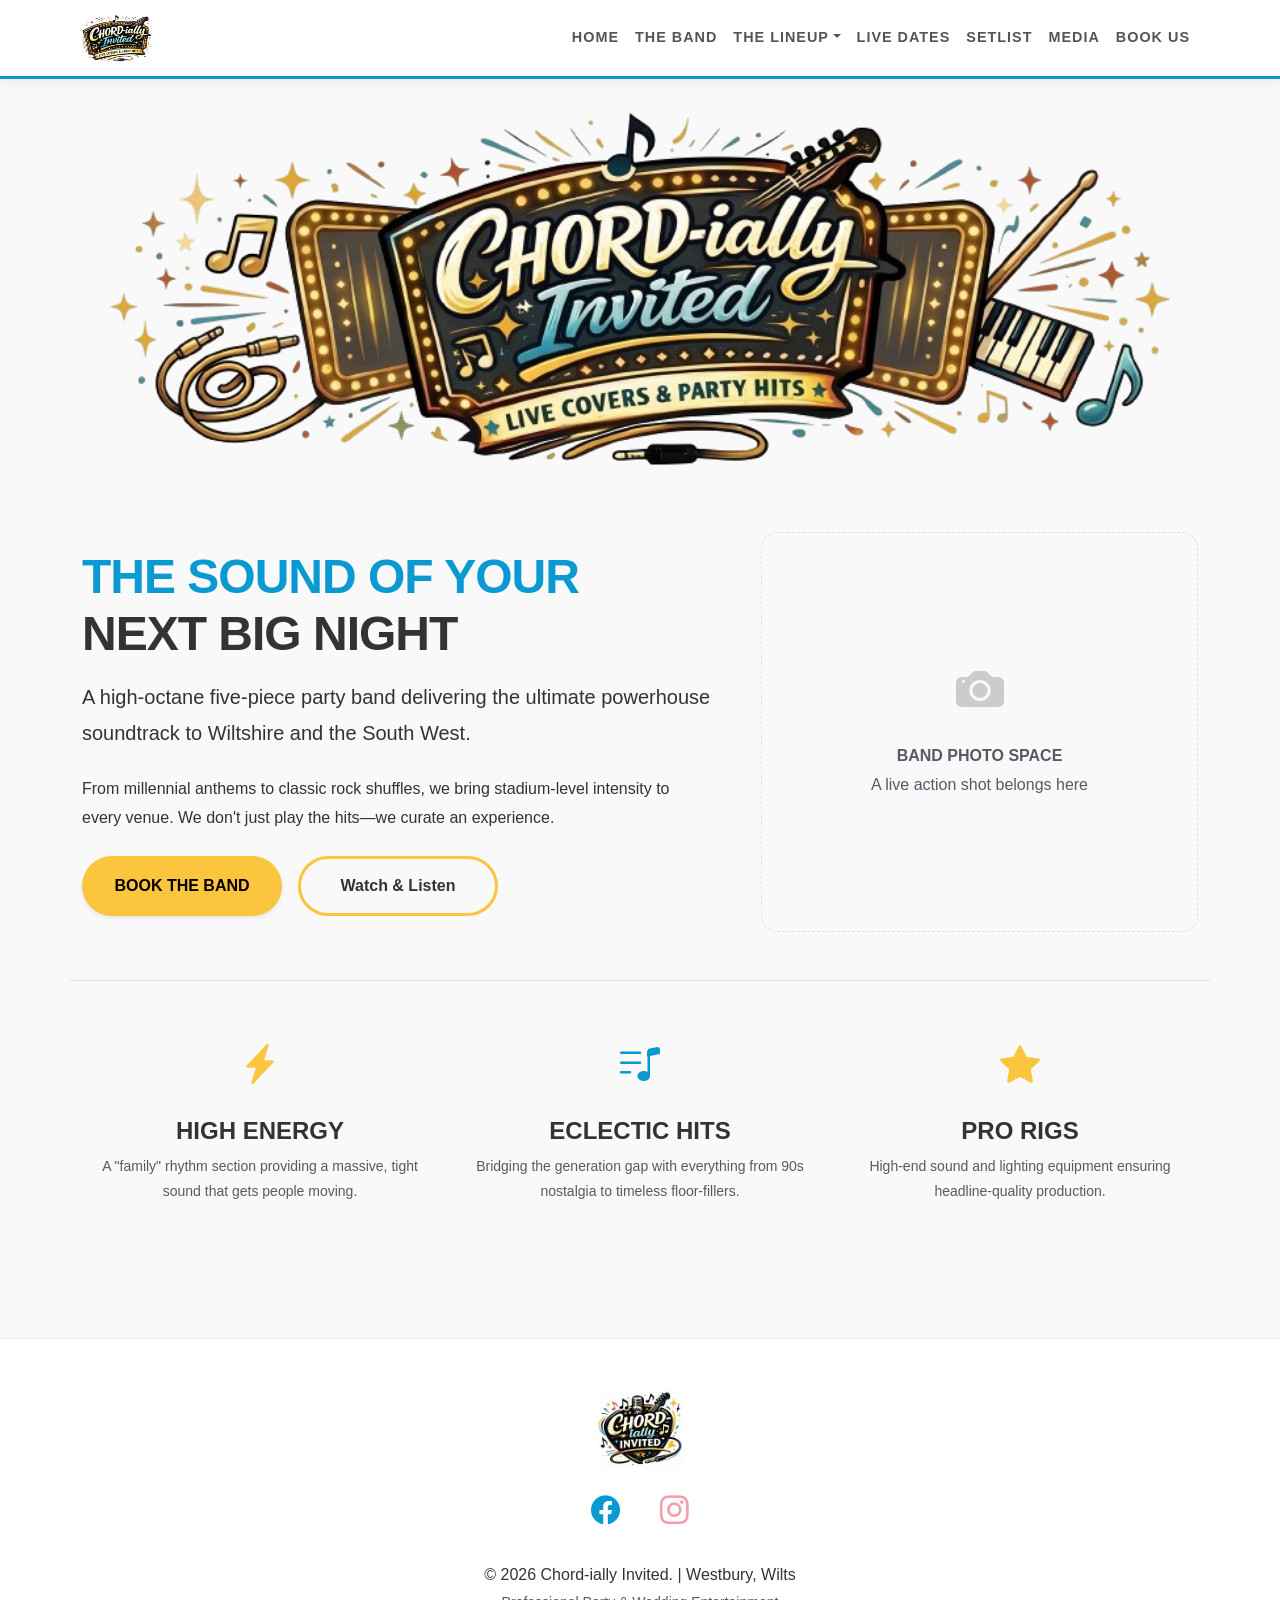
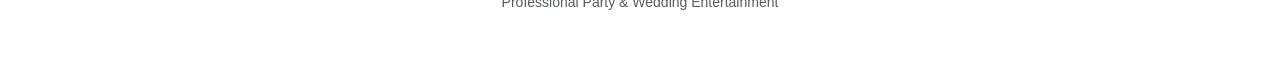
<file: index.html>
<!DOCTYPE html>
<html lang="en">
<head>
    <meta charset="UTF-8">
    <meta name="viewport" content="width=device-width, initial-scale=1.0">
    <title>Chord-ially Invited | Live Covers & Party Hits</title>
    <link href="https://cdn.jsdelivr.net/npm/bootstrap@5.3.0/dist/css/bootstrap.min.css" rel="stylesheet">
    <link rel="stylesheet" href="https://cdn.jsdelivr.net/npm/bootstrap-icons@1.11.1/font/bootstrap-icons.css">
    <link rel="stylesheet" href="styles.css">
        <link rel="icon" type="image/x-icon" href="images/Favicon files/favicon.ico">
<link rel="apple-touch-icon" sizes="180x180" href="images/Favicon files/apple-touch-icon.png">
<link rel="icon" type="image/png" sizes="32x32" href="images/Favicon files/favicon-32x32.png">
<link rel="icon" type="image/png" sizes="16x16" href="images/Favicon files/favicon-16x16.png">
    <style>
        /* Specific alignment for homepage buttons to ensure text is centered */
        .home-cta {
            display: inline-flex;
            align-items: center;
            justify-content: center;
            height: 60px;
            min-width: 200px;
            text-decoration: none;
            font-weight: bold;
            border-radius: 50px;
            transition: transform 0.2s ease;
        }
        .home-cta:hover {
            transform: translateY(-2px);
        }
    </style>
</head>
<body>

<nav class="navbar navbar-expand-lg sticky-top navbar-light">
    <div class="container">
        <a class="navbar-brand" href="index.html">
            <img src="images/logo-banner.png" alt="Chord-ially Invited" height="50">
        </a>
        <button class="navbar-toggler" type="button" data-bs-toggle="collapse" data-bs-target="#navbarNav">
            <span class="navbar-toggler-icon"></span>
        </button>
        <div class="collapse navbar-collapse" id="navbarNav">
            <ul class="navbar-nav ms-auto text-center"> 
                <li class="nav-item"><a class="nav-link" href="index.html">Home</a></li>
                <li class="nav-item"><a class="nav-link" href="about.html">The Band</a></li>
                <li class="nav-item dropdown">
                    <a class="nav-link dropdown-toggle" href="#" id="lineupDropdown" data-bs-toggle="dropdown">The Lineup</a>
                    <ul class="dropdown-menu">
                        <li><a class="dropdown-item" href="vocals.html">Vocals: Em</a></li>
                        <li><a class="dropdown-item" href="lead-guitar.html">Lead Guitar: Ollie</a></li>
                        <li><a class="dropdown-item" href="rhythm-guitar.html">Rhythm Guitar: Craig</a></li>
                        <li><a class="dropdown-item" href="bass.html">Bass: Richard</a></li>
                        <li><a class="dropdown-item" href="drums.html">Drums: Bella</a></li>
                    </ul>
                </li>
                <li class="nav-item"><a class="nav-link" href="gigs.html">Live Dates</a></li>
                <li class="nav-item"><a class="nav-link" href="setlist.html">Setlist</a></li>
                <li class="nav-item"><a class="nav-link" href="media.html">Media</a></li>
                <li class="nav-item"><a class="nav-link" href="contact.html">Book Us</a></li>
            </ul>
        </div>
    </div>
</nav>

<main class="container py-4">
    <div class="row mb-5">
        <div class="col-12">
            <img src="images/Wide-banner-whitebg-removebg-preview.png" alt="Chord-ially Invited" style="width: 100%; height: 381px; object-fit: fill;" class="border-0 p-0 shadow-none">
        </div>
    </div>

    <div class="row align-items-center g-5 mb-5">
        <div class="col-lg-7">
            <h1 class="display-5 fw-bold mb-3" style="color: var(--primary-blue); letter-spacing: -1px;">
                THE SOUND OF YOUR <br><span style="color: #333;">NEXT BIG NIGHT</span>
            </h1>
            <p class="lead mb-4" style="font-weight: 500;">
                A high-octane five-piece party band delivering the ultimate powerhouse soundtrack to Wiltshire and the South West.
            </p>
            <p class="mb-4">
                From millennial anthems to classic rock shuffles, we bring stadium-level intensity to every venue. We don't just play the hits—we curate an experience.
            </p>
            <div class="d-flex flex-wrap gap-3">
                <a href="contact.html" class="cta-btn home-cta shadow-sm">Book The Band</a>
                
                <a href="media.html" class="home-cta" style="border: 3px solid var(--logo-gold); color: #333; background: transparent;">Watch & Listen</a>
            </div>
        </div>
        
        <div class="col-lg-5">
            <div class="rounded-4 overflow-hidden border bg-light d-flex align-items-center justify-content-center" style="min-height: 400px; border-style: dashed !important;">
                <div class="text-center p-4">
                    <i class="bi bi-camera-fill" style="font-size: 3rem; color: #ccc;"></i>
                    <p class="text-muted mt-2"><strong>BAND PHOTO SPACE</strong><br>A live action shot belongs here</p>
                </div>
            </div>
        </div>
    </div>

    <div class="row text-center pt-5 border-top">
        <div class="col-md-4 mb-4">
            <i class="bi bi-lightning-charge-fill" style="font-size: 2.5rem; color: var(--logo-gold);"></i>
            <h4 class="mt-3 fw-bold">HIGH ENERGY</h4>
            <p class="text-muted small">A "family" rhythm section providing a massive, tight sound that gets people moving.</p>
        </div>
        <div class="col-md-4 mb-4">
            <i class="bi bi-music-note-list" style="font-size: 2.5rem; color: var(--primary-blue);"></i>
            <h4 class="mt-3 fw-bold">ECLECTIC HITS</h4>
            <p class="text-muted small">Bridging the generation gap with everything from 90s nostalgia to timeless floor-fillers.</p>
        </div>
        <div class="col-md-4 mb-4">
            <i class="bi bi-star-fill" style="font-size: 2.5rem; color: var(--logo-gold);"></i>
            <h4 class="mt-3 fw-bold">PRO RIGS</h4>
            <p class="text-muted small">High-end sound and lighting equipment ensuring headline-quality production.</p>
        </div>
    </div>
</main>

<footer>
    <div class="container">
        <img src="images/logo-badge.png" alt="Logo" height="80" class="mb-3">
        <div class="mb-4">
            <a href="https://www.facebook.com/profile.php?id=61587509396329" target="_blank" class="mx-3" style="color: var(--primary-blue); font-size: 1.8rem; text-decoration: none;">
                <i class="bi bi-facebook"></i>
            </a>
            <a href="#" class="mx-3" style="color: #E4405F; font-size: 1.8rem; text-decoration: none; opacity: 0.5;" title="Instagram Coming Soon">
                <i class="bi bi-instagram"></i>
            </a>
        </div>
        <p class="mb-0">&copy; 2026 Chord-ially Invited. | Westbury, Wilts</p>
        <p class="small text-muted">Professional Party & Wedding Entertainment</p>
    </div>
</footer>

<script src="https://cdn.jsdelivr.net/npm/bootstrap@5.3.0/dist/js/bootstrap.bundle.min.js"></script>
</body>
</html>
</file>
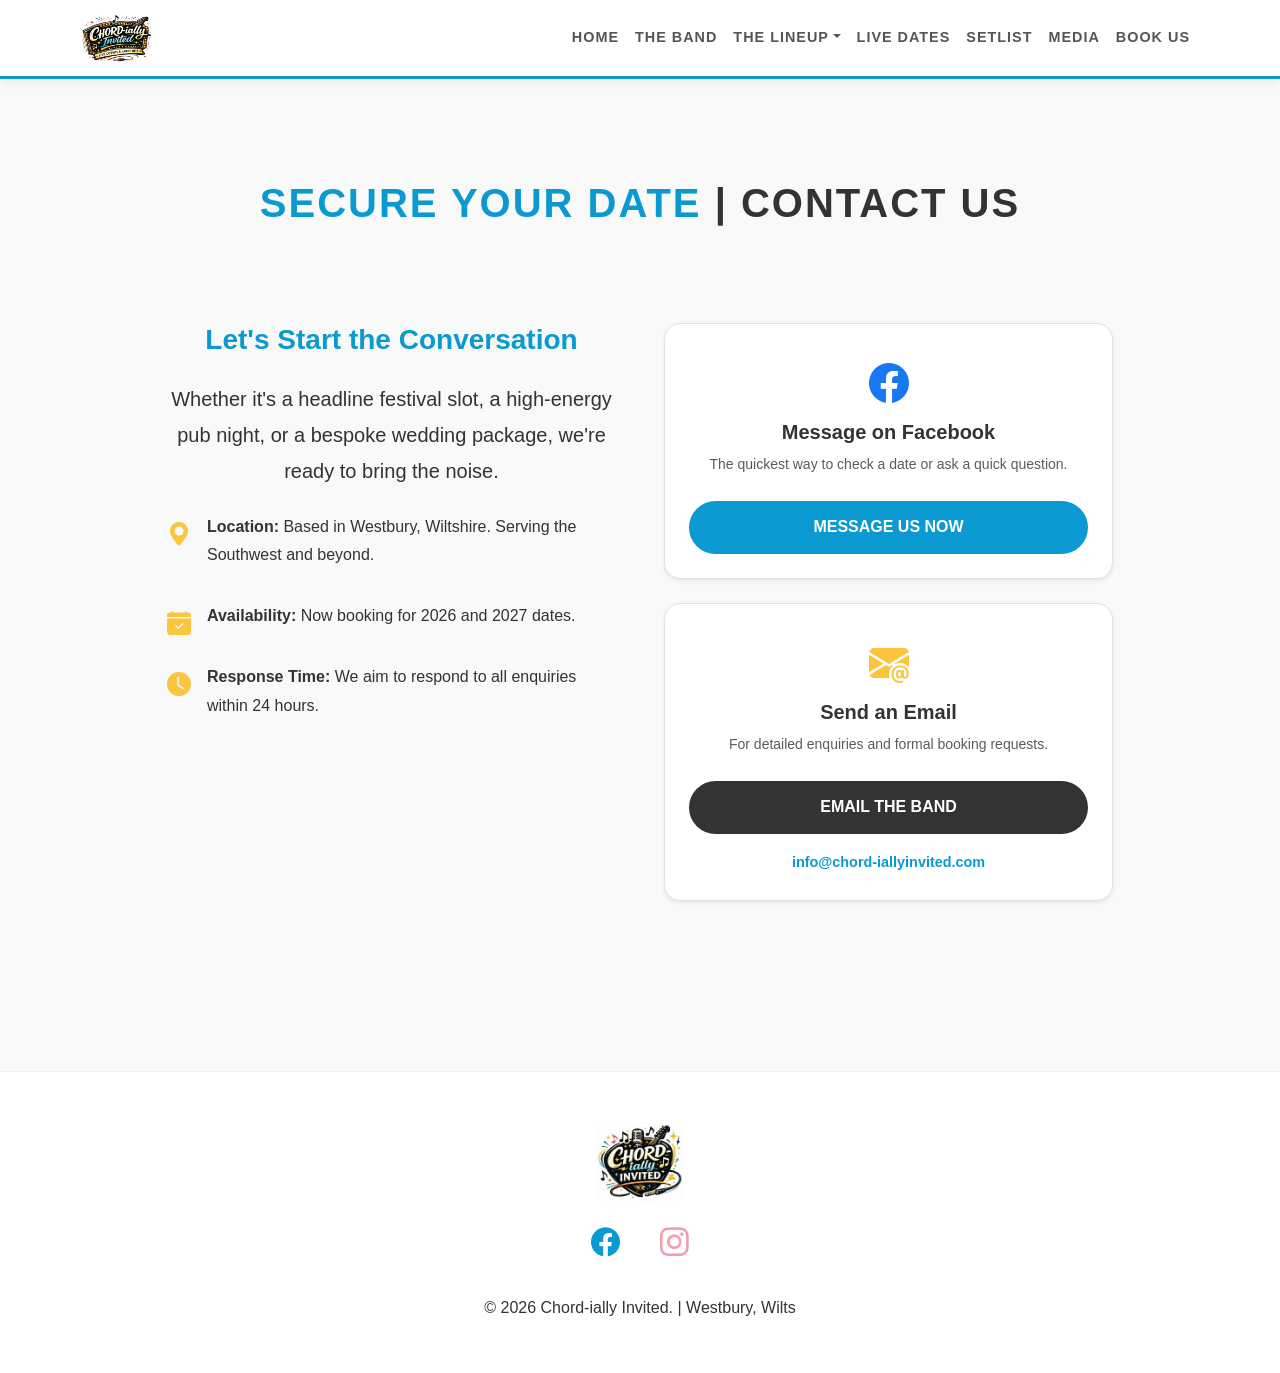
<file: contact.html>
<!DOCTYPE html>
<html lang="en">
<head>
    <meta charset="UTF-8">
    <meta name="viewport" content="width=device-width, initial-scale=1.0">
    <title>Contact & Bookings | Chord-ially Invited</title>
    <link href="https://cdn.jsdelivr.net/npm/bootstrap@5.3.0/dist/css/bootstrap.min.css" rel="stylesheet">
    <link rel="stylesheet" href="https://cdn.jsdelivr.net/npm/bootstrap-icons@1.11.1/font/bootstrap-icons.css">
    <link rel="stylesheet" href="styles.css">
        <link rel="icon" type="image/x-icon" href="images/Favicon files/favicon.ico">
<link rel="apple-touch-icon" sizes="180x180" href="images/Favicon files/apple-touch-icon.png">
<link rel="icon" type="image/png" sizes="32x32" href="images/Favicon files/favicon-32x32.png">
<link rel="icon" type="image/png" sizes="16x16" href="images/Favicon files/favicon-16x16.png">
</head>
<body>

<nav class="navbar navbar-expand-lg sticky-top navbar-light">
    <div class="container">
        <a class="navbar-brand" href="index.html">
            <img src="images/logo-banner.png" alt="Chord-ially Invited" height="50">
        </a>
        <button class="navbar-toggler" type="button" data-bs-toggle="collapse" data-bs-target="#navbarNav">
            <span class="navbar-toggler-icon"></span>
        </button>
        <div class="collapse navbar-collapse" id="navbarNav">
            <ul class="navbar-nav ms-auto text-center"> 
                <li class="nav-item"><a class="nav-link" href="index.html">Home</a></li>
                <li class="nav-item"><a class="nav-link" href="about.html">The Band</a></li>
                <li class="nav-item dropdown">
                    <a class="nav-link dropdown-toggle" href="#" id="lineupDropdown" data-bs-toggle="dropdown">The Lineup</a>
                    <ul class="dropdown-menu">
                        <li><a class="dropdown-item" href="vocals.html">Vocals: Em</a></li>
                        <li><a class="dropdown-item" href="lead-guitar.html">Lead Guitar: Ollie</a></li>
                        <li><a class="dropdown-item" href="rhythm-guitar.html">Rhythm Guitar: Craig</a></li>
                        <li><a class="dropdown-item" href="bass.html">Bass: Richard</a></li>
                        <li><a class="dropdown-item" href="drums.html">Drums: Bella</a></li>
                    </ul>
                </li>
                <li class="nav-item"><a class="nav-link" href="gigs.html">Live Dates</a></li>
                <li class="nav-item"><a class="nav-link" href="setlist.html">Setlist</a></li>
                <li class="nav-item"><a class="nav-link" href="media.html">Media</a></li>
                <li class="nav-item"><a class="nav-link" href="contact.html">Book Us</a></li>
            </ul>
        </div>
    </div>
</nav>

<main class="container hero-section">
    <div class="row">
        <div class="col-lg-10 mx-auto">
            
            <h1 class="page-title text-center mb-5" style="color: var(--primary-blue); font-weight: 800; letter-spacing: 2px;">SECURE YOUR DATE <span style="color: #333;">| CONTACT US</span></h1>

            <div class="row mt-5 g-5">
                <div class="col-md-6">
                    <h3 class="fw-bold mb-4" style="color: var(--primary-blue);">Let's Start the Conversation</h3>
                    <p class="lead">Whether it's a headline festival slot, a high-energy pub night, or a bespoke wedding package, we're ready to bring the noise.</p>
                    
                    <div class="mt-4 text-start">
                        <div class="d-flex mb-3">
                            <i class="bi bi-geo-alt-fill me-3" style="color: var(--logo-gold); font-size: 1.5rem;"></i>
                            <p><strong>Location:</strong> Based in Westbury, Wiltshire. Serving the Southwest and beyond.</p>
                        </div>
                        <div class="d-flex mb-3">
                            <i class="bi bi-calendar-check-fill me-3" style="color: var(--logo-gold); font-size: 1.5rem;"></i>
                            <p><strong>Availability:</strong> Now booking for 2026 and 2027 dates.</p>
                        </div>
                        <div class="d-flex mb-3">
                            <i class="bi bi-clock-fill me-3" style="color: var(--logo-gold); font-size: 1.5rem;"></i>
                            <p><strong>Response Time:</strong> We aim to respond to all enquiries within 24 hours.</p>
                        </div>
                    </div>
                </div>

                <div class="col-md-6">
                    <div class="p-4 rounded-4 shadow-sm border mb-4 bg-white text-center">
                        <i class="bi bi-facebook mb-3" style="font-size: 2.5rem; color: #1877F2;"></i>
                        <h5 class="fw-bold">Message on Facebook</h5>
                        <p class="small text-muted mb-4">The quickest way to check a date or ask a quick question.</p>
                        
                        <a href="https://www.facebook.com/messages/t/61587509396329" 
                           target="_blank" 
                           class="cta-btn d-block text-center w-100 border-0" 
                           style="background-color: var(--primary-blue); color: white; text-decoration: none;">
                           Message Us Now
                        </a>
                    </div>

                    <div class="p-4 rounded-4 shadow-sm border bg-white text-center">
                        <i class="bi bi-envelope-at-fill mb-3" style="font-size: 2.5rem; color: var(--logo-gold);"></i>
                        <h5 class="fw-bold">Send an Email</h5>
                        <p class="small text-muted mb-4">For detailed enquiries and formal booking requests.</p>
                        
                        <a href="mailto:info@chord-iallyinvited.com" 
                           class="cta-btn d-block text-center w-100 border-0" 
                           style="background-color: #333; color: white; text-decoration: none;">
                           Email The Band
                        </a>
                        <p class="fw-bold mt-3 mb-0" style="color: var(--primary-blue); font-size: 0.9rem;">info@chord-iallyinvited.com</p>
                    </div>
                </div>
            </div>
        </div>
    </div>
</main>

<footer>
    <div class="container">
        <img src="images/logo-badge.png" alt="Logo" height="80" class="mb-3">
        <div class="mb-4">
            <a href="https://www.facebook.com/profile.php?id=61587509396329" target="_blank" class="mx-3" style="color: var(--primary-blue); font-size: 1.8rem; text-decoration: none;">
                <i class="bi bi-facebook"></i>
            </a>
            <a href="#" class="mx-3" style="color: #E4405F; font-size: 1.8rem; text-decoration: none; opacity: 0.5;" title="Instagram Coming Soon">
                <i class="bi bi-instagram"></i>
            </a>
        </div>
        <p class="mb-0">&copy; 2026 Chord-ially Invited. | Westbury, Wilts</p>
    </div>
</footer>

<script src="https://cdn.jsdelivr.net/npm/bootstrap@5.3.0/dist/js/bootstrap.bundle.min.js"></script>
</body>
</html>
</file>
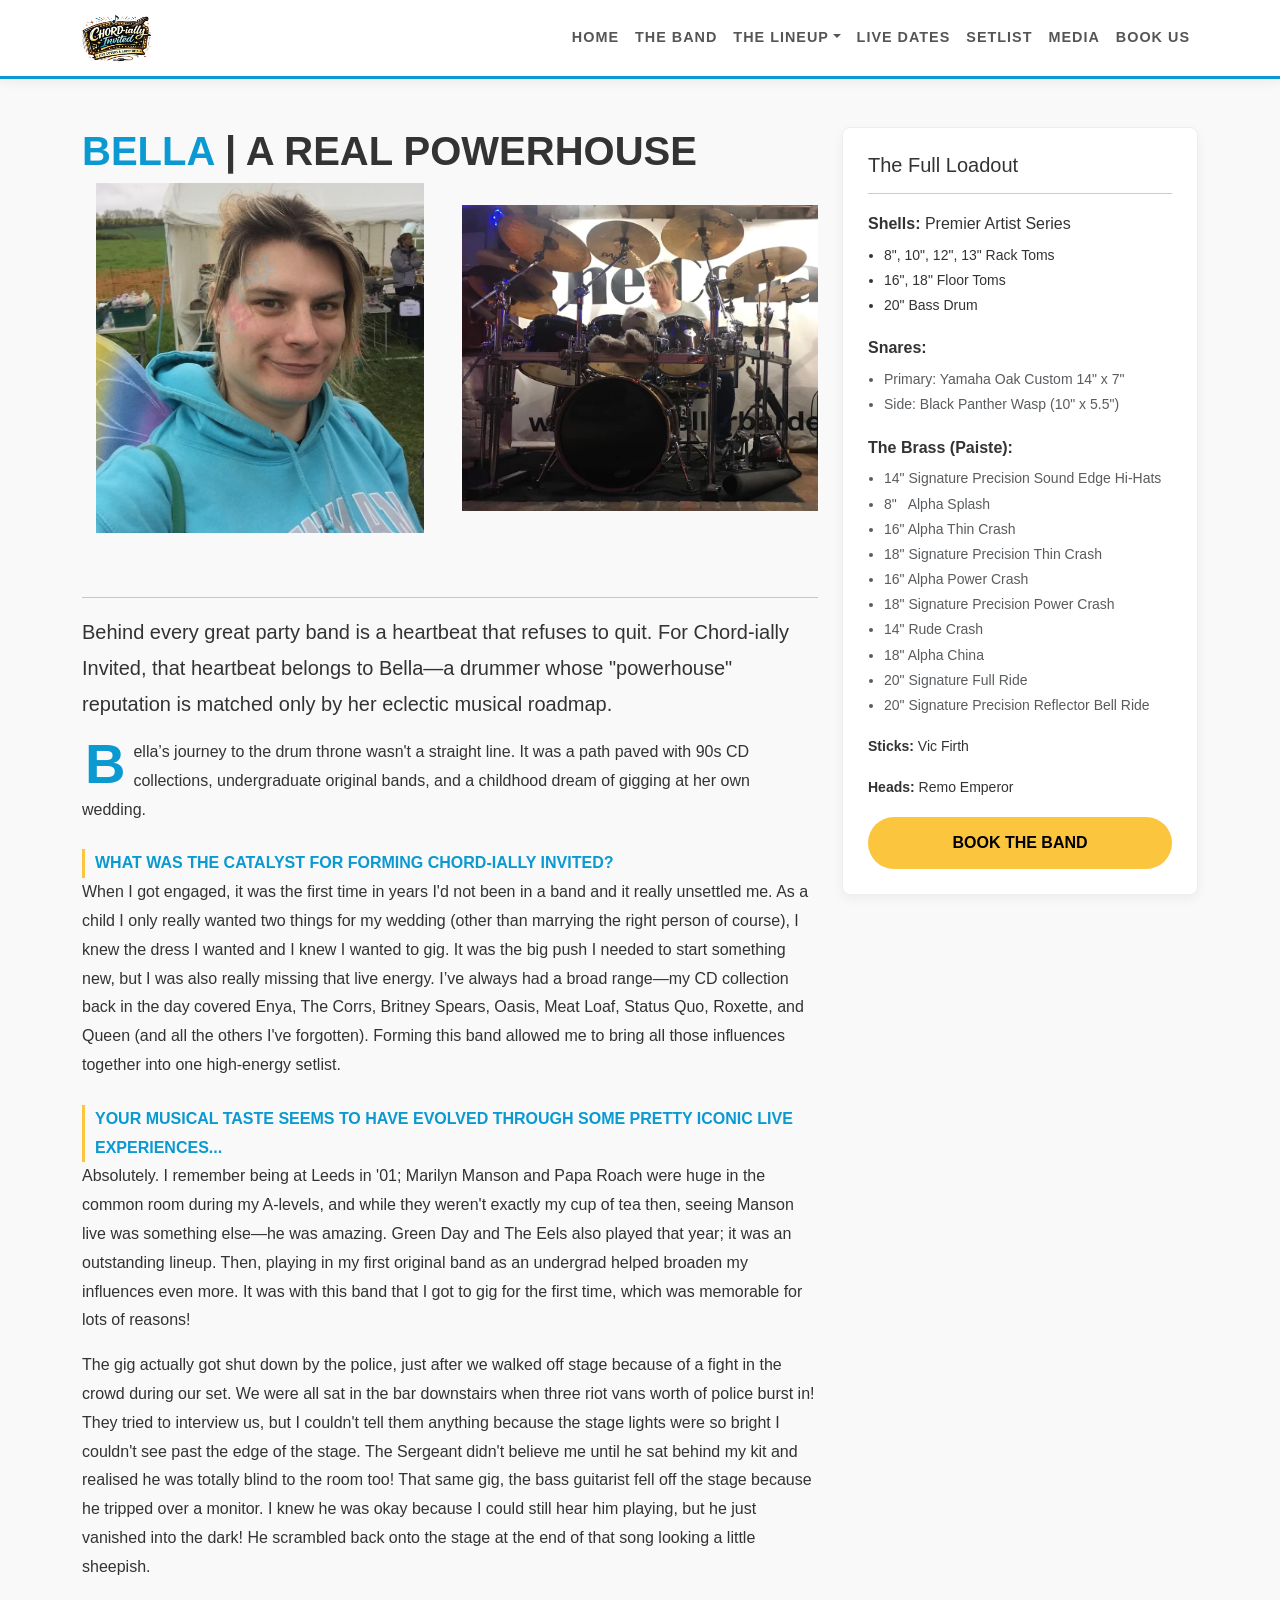
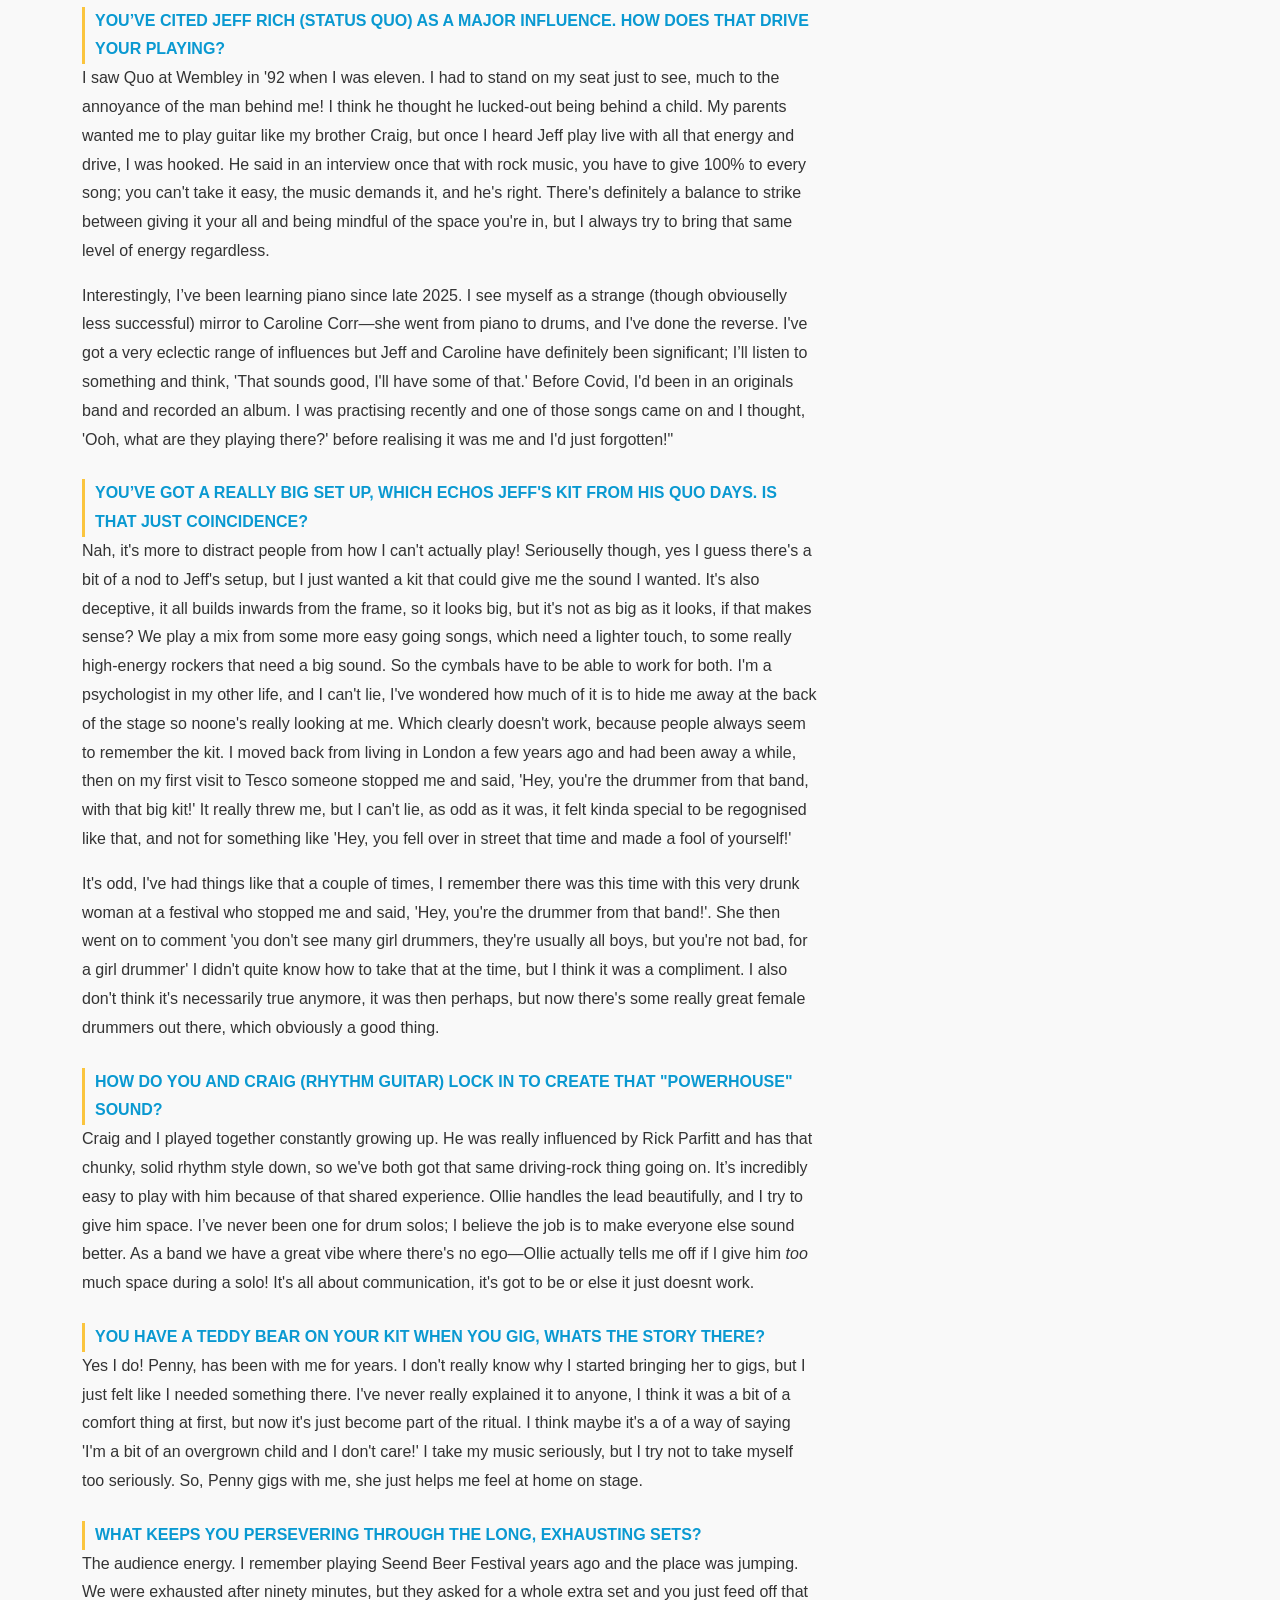
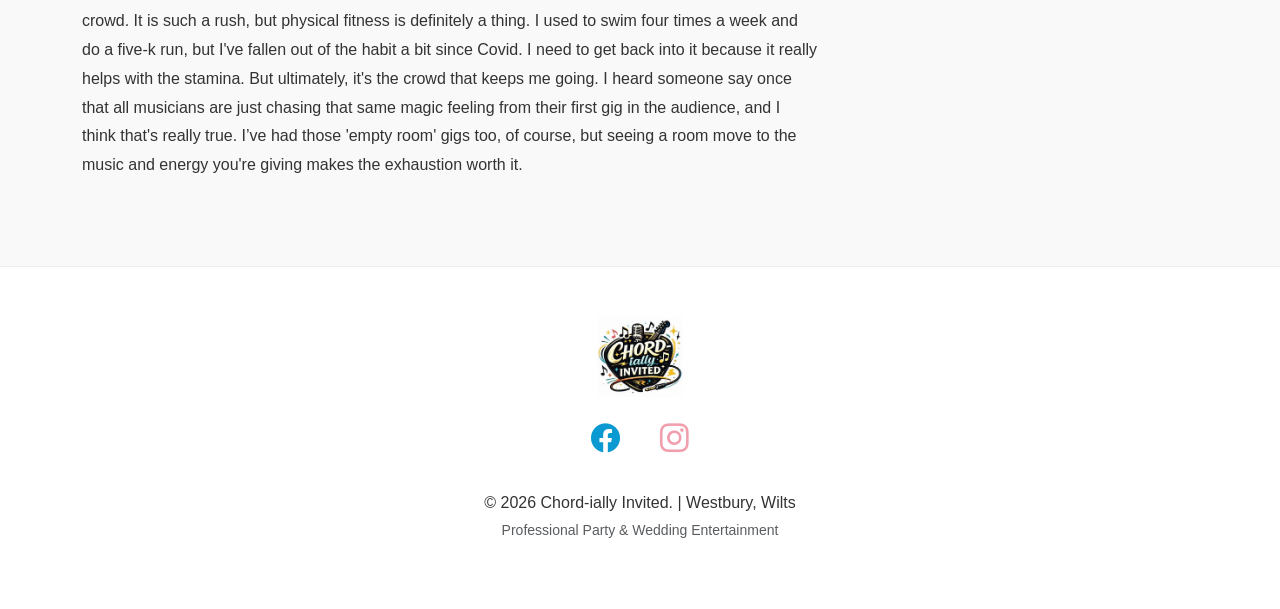
<file: drums.html>
<!DOCTYPE html>
<html lang="en">
<head>
    <meta charset="UTF-8">
    <meta name="viewport" content="width=device-width, initial-scale=1.0">
    <title>The Lineup | Chord-ially Invited</title>
    <link href="https://cdn.jsdelivr.net/npm/bootstrap@5.3.0/dist/css/bootstrap.min.css" rel="stylesheet">
    <link rel="stylesheet" href="https://cdn.jsdelivr.net/npm/bootstrap-icons@1.11.1/font/bootstrap-icons.css">
    <link rel="stylesheet" href="styles.css">
        <link rel="icon" type="image/x-icon" href="images/Favicon files/favicon.ico">
<link rel="apple-touch-icon" sizes="180x180" href="images/Favicon files/apple-touch-icon.png">
<link rel="icon" type="image/png" sizes="32x32" href="images/Favicon files/favicon-32x32.png">
<link rel="icon" type="image/png" sizes="16x16" href="images/Favicon files/favicon-16x16.png">
</head>
<body>

<nav class="navbar navbar-expand-lg sticky-top navbar-light">
    <div class="container">
        <a class="navbar-brand" href="index.html">
            <img src="images/logo-banner.png" alt="Chord-ially Invited" height="50">
        </a>
        <button class="navbar-toggler" type="button" data-bs-toggle="collapse" data-bs-target="#navbarNav">
            <span class="navbar-toggler-icon"></span>
        </button>
        <div class="collapse navbar-collapse" id="navbarNav">
            <ul class="navbar-nav ms-auto text-center">
                <li class="nav-item"><a class="nav-link" href="index.html">Home</a></li>
                <li class="nav-item"><a class="nav-link" href="about.html">The Band</a></li>
                <li class="nav-item dropdown">
                    <a class="nav-link dropdown-toggle" href="#" id="lineupDropdown" data-bs-toggle="dropdown">The Lineup</a>
                    <ul class="dropdown-menu">
                        <li><a class="dropdown-item" href="vocals.html">Vocals: Em</a></li>
                        <li><a class="dropdown-item" href="lead-guitar.html">Lead Guitar: Ollie</a></li>
                        <li><a class="dropdown-item" href="rhythm-guitar.html">Rhythm Guitar: Craig</a></li>
                        <li><a class="dropdown-item" href="bass.html">Bass: Richard</a></li>
                        <li><a class="dropdown-item" href="drums.html">Drums: Bella</a></li>
                    </ul>
                </li>
                <li class="nav-item"><a class="nav-link" href="gigs.html">Live Dates</a></li>
                <li class="nav-item"><a class="nav-link" href="setlist.html">Setlist</a></li>
                <li class="nav-item"><a class="nav-link" href="media.html">Media</a></li>
                <li class="nav-item"><a class="nav-link" href="contact.html">Book Us</a></li>
            </ul>
        </div>
    </div>
</nav>

<main class="container mt-5">
    <div class="row">
        <div class="col-lg-8">
            <div class="page-header">
                <h1 class="page-title" style="color: var(--primary-blue); font-weight: 800;">
    BELLA <span style="color: #333;">| A REAL POWERHOUSE</span>
</h1>
                
            </div>

        <div class="row mb-5">
    <div class="col-md-6 mb-3">
        <div class="blur-container">
            <img src="images/bella/bella-wings.jpg" class="main-img" alt="Bella Wings">
        </div>
    </div>
    <div class="col-md-6 mb-3">
        <div class="blur-container">
            <img src="images/bella/bella-gig.jpg" class="main-img" alt="Bella Live">
        </div>
    </div>
</div>

            <hr>

            <p class="lead">
                <strong>Behind every great party band is a heartbeat that refuses to quit. 
                For Chord-ially Invited, that heartbeat belongs to Bella—a drummer 
                whose "powerhouse" reputation is matched only by her eclectic musical roadmap.</strong>
            </p>

            <p><span class="dropcap">B</span>ella’s journey to the drum throne wasn't a straight line. It was a path paved with 90s CD collections, undergraduate original bands, and a childhood dream of gigging at her own wedding.</p>

            <span class="interview-q">What was the catalyst for forming Chord-ially Invited?</span>
            <p>When I got engaged, it was the first time in years I'd not been in a band and it really unsettled me. As a child I only really wanted two things for my wedding (other than marrying the right person of course), I knew the dress I wanted and I knew I wanted to gig. It was the big push I needed to start something new, but I was also really missing that live energy. I’ve always had a broad range—my CD collection back in the day covered Enya, The Corrs, Britney Spears, Oasis, Meat Loaf, Status Quo, Roxette, and Queen (and all the others I've forgotten). Forming this band allowed me to bring all those influences together into one high-energy setlist.</p>

            <span class="interview-q">Your musical taste seems to have evolved through some pretty iconic live experiences...</span>
            <p>Absolutely. I remember being at Leeds in '01; Marilyn Manson and Papa Roach were huge in the common room during my A-levels, and while they weren't exactly my cup of tea then, seeing Manson live was something else—he was amazing. Green Day and The Eels also played that year; it was an outstanding lineup. Then, playing in my first original band as an undergrad helped broaden my influences even more. It was with this band that I got to gig for the first time, which was memorable for lots of reasons!</p>
            <p>The gig actually got shut down by the police, just after we walked off stage because of a fight in the 
                crowd during our set. We were all sat in the bar downstairs when three riot vans worth of police burst in! 
                They tried to interview us, but I couldn't tell them anything because the stage lights were so bright I 
                couldn't see past the edge of the stage. The Sergeant didn't believe me until he sat behind my kit and 
                realised he was totally blind to the room too! That same gig, the bass guitarist fell off the stage 
                because he tripped over a monitor. I knew he was okay because I could still hear him playing, 
                but he just vanished into the dark! He scrambled back onto the stage at the end of that song looking a little
            sheepish.</p>

            <span class="interview-q">You’ve cited Jeff Rich (Status Quo) as a major influence. How does that drive your playing?</span>
            <p>I saw Quo at Wembley in '92 when I was eleven. I had to stand on my seat just to see, much to the annoyance 
                of the man behind me! I think he thought he lucked-out being behind a child. My parents wanted me to play 
                guitar like my brother Craig, but once I heard Jeff play live with all that energy and drive, I was hooked. 
                He said in an interview once that with rock music, you have to give 100% to every song; you can't take it 
                easy, the music demands it, and he's right. There's definitely a balance to strike between giving it your all and being 
                mindful of the space you're in, but I always try to bring that same level of energy regardless.</p>
            <p>Interestingly, I’ve been learning piano since late 2025. I see myself as a strange (though obviouselly less 
                successful) mirror to Caroline Corr—she went from piano to drums, and I've done the reverse. I've got a very 
                eclectic range of influences but Jeff and Caroline have definitely been significant; I’ll listen to something 
                and think, 'That sounds good, I'll have some of that.' Before Covid, I'd been in an originals band and recorded
                 an album. I was practising recently and one of those songs came on and I thought, 'Ooh, what are they playing 
                 there?' before realising it was me and I'd just forgotten!"</p>

                  <span class="interview-q">You’ve got a really big set up, which echos Jeff's kit from his Quo days. Is that 
                    just coincidence?</span>
            <p>Nah, it's more to distract people from how I can't actually play! Seriouselly though, yes I guess there's a 
                bit of a nod to Jeff's setup, but I just wanted a kit that could give me the sound I wanted. It's also
                deceptive, it all builds inwards from the frame, so it looks big, but it's not as big as it looks, if that makes
                sense? We play a
                mix from some more easy going songs, which need a lighter touch, to some really high-energy rockers that need
                 a big sound. So the cymbals have to be able to work for both. I'm a psychologist in my other life, and I can't
                lie, I've wondered how much of it is to hide me away at the back of the stage so noone's really looking at me.
                Which clearly doesn't work, because people always seem to remember the kit. I moved back from living in London a few
                years ago and had been away a while, then on my first visit to Tesco someone stopped me and said, 'Hey, you're the 
                drummer from that band, with that big kit!' It really threw me, but I can't lie, as odd as it was, it
                felt kinda special to be regognised like that, and not for something like 'Hey, you fell over in street that
                time and made a fool of yourself!' 
                <p> It's odd, I've had things like that a couple of times, I remember there was this time with this very drunk
                    woman at a festival who stopped me and said, 'Hey, you're the drummer from that band!'. She then went on to comment
                    'you don't see many girl drummers, they're usually all boys, but you're not bad, for a girl drummer' I didn't quite
                    know how to take that at the time, but I think it was a compliment. I also don't think it's necessarily true anymore,
                    it was then perhaps, but now there's some really great female drummers out there, which 
                    obviously a good thing.</p>

            <span class="interview-q">How do you and Craig (Rhythm Guitar) lock in to create that "Powerhouse" sound?</span>
            <p>Craig and I played together constantly growing up. He was really influenced by Rick Parfitt and has that 
                chunky, solid rhythm style down, so we've both got that same driving-rock thing going on. It’s incredibly 
                easy to play with him because of that shared experience. Ollie handles the lead beautifully, and I try to 
                give him space. I’ve never been one for drum solos; I believe the job is to make everyone else sound better. 
                As a band we have a great vibe where there's no ego—Ollie actually tells me off if I give him <i>too</i> 
                much space during a solo! It's all about communication, it's got to be or else it just doesnt work.</p>

            <span class="interview-q">You have a teddy bear on your kit when you gig, whats the story there?</span>
            <p>Yes I do! Penny, has been with me for years. I don't really know why I started bringing her to gigs, 
                but I just felt like I needed something there. I've never really explained it to anyone, I think it was a 
                bit of a comfort thing at first, but now it's just become part of the ritual. I think maybe it's a of a way 
                of saying 'I'm a bit of an overgrown child and I don't care!' I take my music seriously, but I try not to 
                take myself too seriously. So, Penny gigs with me, she just helps me feel at home on stage.</p>

            <span class="interview-q">What keeps you persevering through the long, exhausting sets?</span>
            <p>The audience energy. I remember playing Seend Beer Festival years ago and the place was jumping. We were 
                exhausted after ninety minutes, but they asked for a whole extra set and you just feed off that crowd. It 
                is such a rush, but physical fitness is definitely a thing. I used to swim four times a week and do a five-k 
                run, but I've fallen out of the habit a bit since Covid. I need to get back into it because it really helps with
                 the stamina. But ultimately, it's the crowd that keeps me going. I heard someone say once that all musicians 
                 are just chasing that same magic feeling from their first gig in the audience, and I think that's really true.
                  I’ve had those 'empty room' gigs too, of course, but seeing a room move to the music and energy you're 
                  giving makes the exhaustion worth it.</p>
        </div>

        <div class="col-lg-4">
            <div class="rig-box">
                <h5>The Full Loadout</h5>
                <hr>
                <p class="mb-1"><strong>Shells:</strong> Premier Artist Series</p>
                <ul class="ps-3 small">
                    <li>8", 10", 12", 13" Rack Toms</li>
                    <li>16", 18" Floor Toms</li>
                    <li>20" Bass Drum</li>
                </ul>
                <p class="mb-1"><strong>Snares:</strong></p>
                <ul class="ps-3 small text-muted">
                    <li>Primary: Yamaha Oak Custom 14" x 7"</li>
                    <li>Side: Black Panther Wasp (10" x 5.5")</li>
                </ul>
                <p class="mb-1"><strong>The Brass (Paiste):</strong></p>
                <ul class="ps-3 small text-muted">
                    <li>14" Signature Precision Sound Edge Hi-Hats</li>
                    <li>8" &nbsp; Alpha Splash</li>
                    <li>16" Alpha Thin Crash</li>
                    <li>18" Signature Precision Thin Crash</li>
                    <li>16" Alpha Power Crash</li>
                    <li>18" Signature Precision Power Crash</li>
                    <li>14" Rude Crash</li>
                    <li>18" Alpha China</li>
                    <li>20" Signature Full Ride</li>
                    <li>20" Signature Precision Reflector Bell Ride</li>
                </ul>
                <p class="mt-3 small"><strong>Sticks:</strong> Vic Firth</p>
                <p class="small"><strong>Heads:</strong> Remo Emperor</p>
                <a href="contact.html" class="cta-btn d-block text-center mt-3">Book The Band</a>
            </div>
        </div>
    </div>
</main>

<footer>
    <div class="container">
        <img src="images/logo-badge.png" alt="Logo" height="80" class="mb-3">
        <div class="mb-4">
            <a href="https://www.facebook.com/profile.php?id=61587509396329" target="_blank" class="mx-3" style="color: var(--primary-blue); font-size: 1.8rem; text-decoration: none;">
                <i class="bi bi-facebook"></i>
            </a>
            <a href="#" class="mx-3" style="color: #E4405F; font-size: 1.8rem; text-decoration: none; opacity: 0.5;">
                <i class="bi bi-instagram"></i>
            </a>
        </div>
        <p class="mb-0">&copy; 2026 Chord-ially Invited. | Westbury, Wilts</p>
        <p class="small text-muted">Professional Party & Wedding Entertainment</p>
    </div>
</footer>

<script src="https://cdn.jsdelivr.net/npm/bootstrap@5.3.0/dist/js/bootstrap.bundle.min.js"></script>
</body>
</html>
</file>
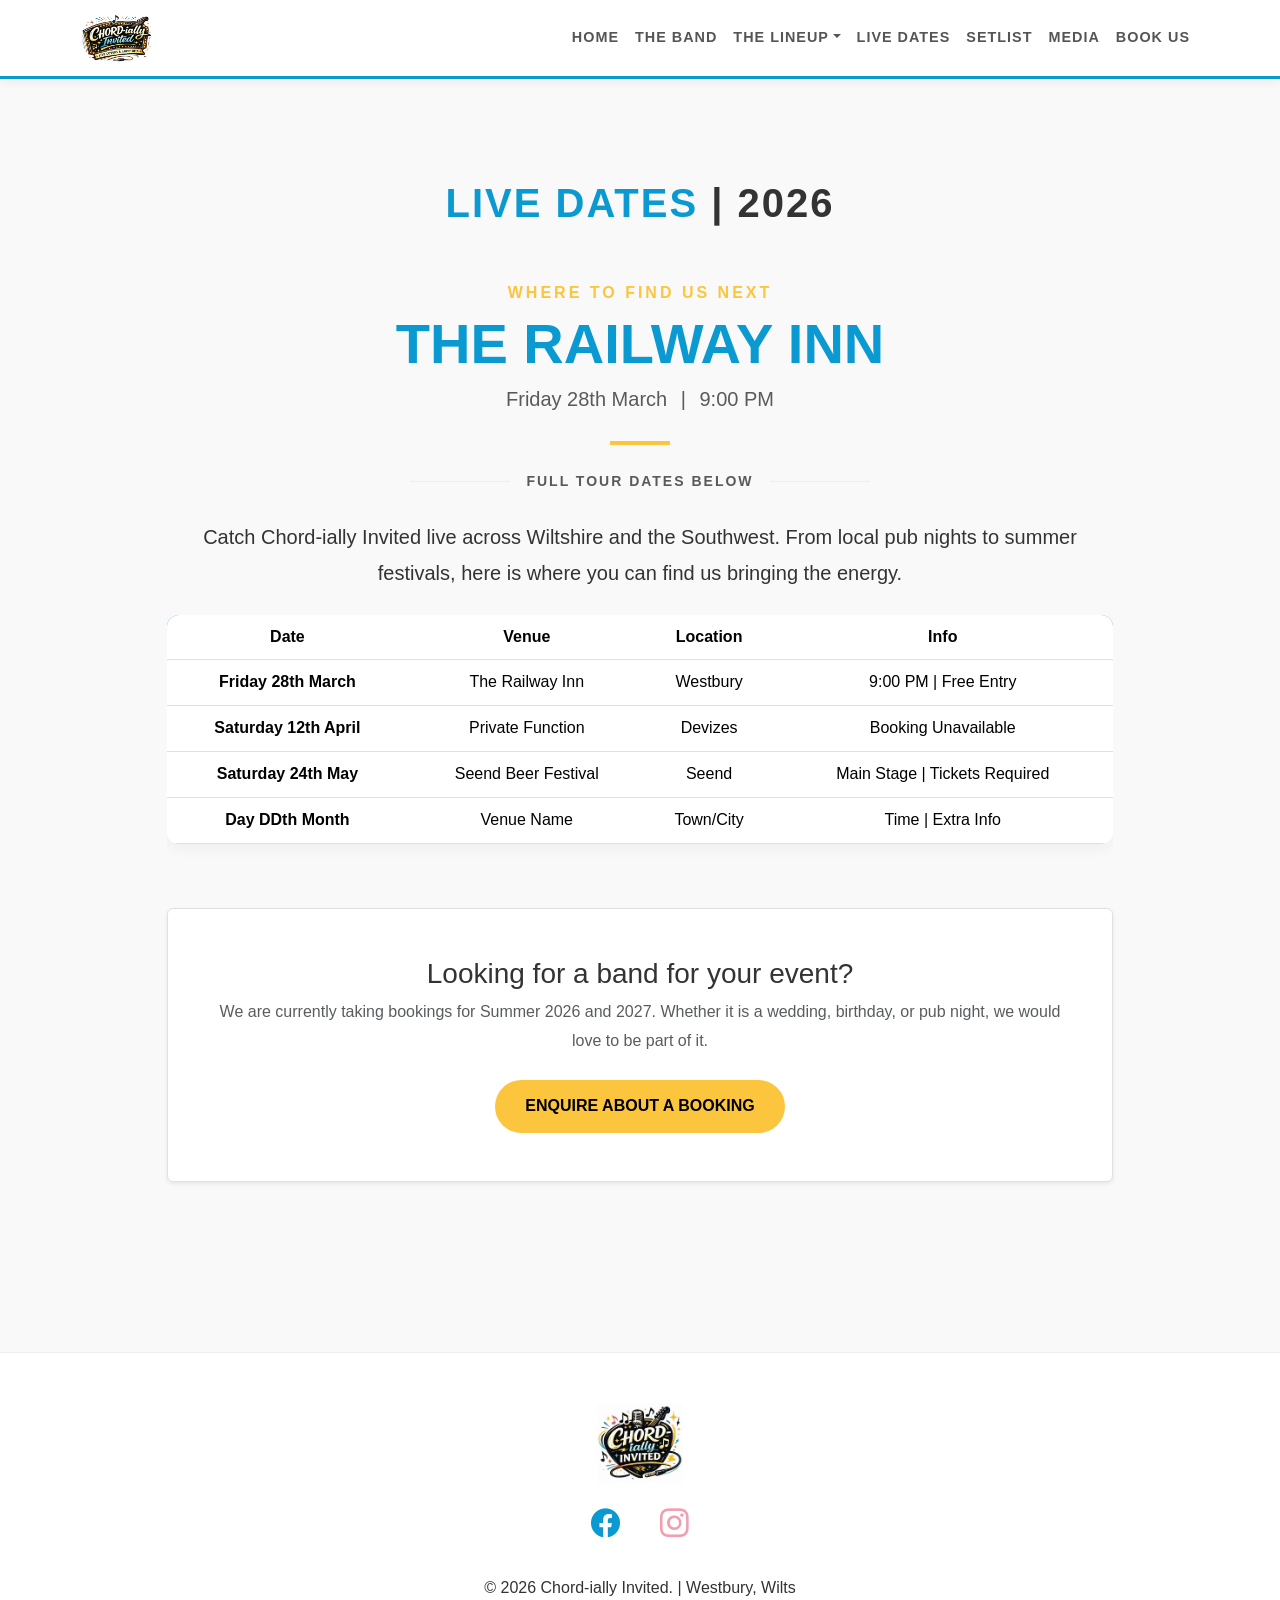
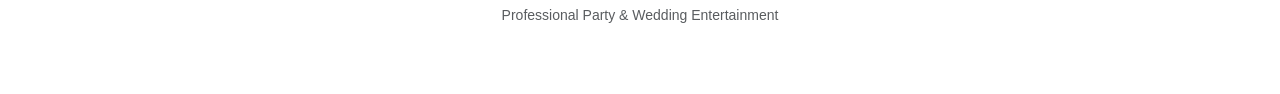
<file: gigs.html>
<!DOCTYPE html>
<html lang="en">
<head>
    <meta charset="UTF-8">
    <meta name="viewport" content="width=device-width, initial-scale=1.0">
    <title>Gigs | Chord-ially Invited</title>
    <link href="https://cdn.jsdelivr.net/npm/bootstrap@5.3.0/dist/css/bootstrap.min.css" rel="stylesheet">
    <link rel="stylesheet" href="https://cdn.jsdelivr.net/npm/bootstrap-icons@1.11.1/font/bootstrap-icons.css">
    <link rel="stylesheet" href="styles.css">
        <link rel="icon" type="image/x-icon" href="images/Favicon files/favicon.ico">
<link rel="apple-touch-icon" sizes="180x180" href="images/Favicon files/apple-touch-icon.png">
<link rel="icon" type="image/png" sizes="32x32" href="images/Favicon files/favicon-32x32.png">
<link rel="icon" type="image/png" sizes="16x16" href="images/Favicon files/favicon-16x16.png">
</head>
<body>

<nav class="navbar navbar-expand-lg sticky-top navbar-light">
    <div class="container">
        <a class="navbar-brand" href="index.html">
            <img src="images/logo-banner.png" alt="Chord-ially Invited" height="50">
        </a>
        <button class="navbar-toggler" type="button" data-bs-toggle="collapse" data-bs-target="#navbarNav">
            <span class="navbar-toggler-icon"></span>
        </button>
        <div class="collapse navbar-collapse" id="navbarNav">
            <ul class="navbar-nav ms-auto text-center"> 
                <li class="nav-item"><a class="nav-link" href="index.html">Home</a></li>
                <li class="nav-item"><a class="nav-link" href="about.html">The Band</a></li>
                <li class="nav-item dropdown">
                    <a class="nav-link dropdown-toggle" href="#" id="lineupDropdown" data-bs-toggle="dropdown">The Lineup</a>
                    <ul class="dropdown-menu">
                        <li><a class="dropdown-item" href="vocals.html">Vocals: Em</a></li>
                        <li><a class="dropdown-item" href="lead-guitar.html">Lead Guitar: Ollie</a></li>
                        <li><a class="dropdown-item" href="rhythm-guitar.html">Rhythm Guitar: Craig</a></li>
                        <li><a class="dropdown-item" href="bass.html">Bass: Richard</a></li>
                        <li><a class="dropdown-item" href="drums.html">Drums: Bella</a></li>
                    </ul>
                </li>
                <li class="nav-item"><a class="nav-link" href="gigs.html">Live Dates</a></li>
                <li class="nav-item"><a class="nav-link" href="setlist.html">Setlist</a></li>
                <li class="nav-item"><a class="nav-link" href="media.html">Media</a></li>
                <li class="nav-item"><a class="nav-link" href="contact.html">Book Us</a></li>
            </ul>
        </div>
    </div>
</nav>

<main class="container hero-section">
    <div class="row">
        <div class="col-lg-10 mx-auto">
            
            <h1 class="page-title" style="color: var(--primary-blue); font-weight: 800; letter-spacing: 2px;">LIVE DATES <span style="color: #333;">| 2026</span></h1>

            <div class="pt-5 pb-4 text-center">
                <h6 class="text-uppercase fw-bold mb-2" style="color: var(--logo-gold); letter-spacing: 3px;">Where to find us next</h6>
                <h2 id="next-venue" class="display-4 fw-bold mb-1" style="color: var(--primary-blue); text-transform: uppercase;">Loading Next Gig...</h2>
                <p id="next-date-time" class="lead text-muted mb-4"></p>
                <div style="width: 60px; height: 4px; background: var(--logo-gold); margin: 0 auto;"></div>
            </div>

            <div class="d-flex align-items-center justify-content-center mb-4">
                <div style="flex-grow: 1; height: 1px; background: #eee; max-width: 100px;"></div>
                <span class="mx-3 small text-muted text-uppercase fw-bold" style="letter-spacing: 2px;">Full Tour Dates Below</span>
                <div style="flex-grow: 1; height: 1px; background: #eee; max-width: 100px;"></div>
            </div>

            <p class="lead mb-4 text-center">
                Catch Chord-ially Invited live across Wiltshire and the Southwest. 
                From local pub nights to summer festivals, here is where you can 
                find us bringing the energy.
            </p>

            <div class="table-responsive">
               <table class="table gigs-table">
                    <thead>
                        <tr>
                            <th scope="col">Date</th>
                            <th scope="col">Venue</th>
                            <th scope="col">Location</th>
                            <th scope="col">Info</th>
                        </tr>
                    </thead>
                    <tbody id="gigs-list">
                        <tr>
                            <th scope="row">Friday 28th March</th>
                            <td>The Railway Inn</td>
                            <td>Westbury</td>
                            <td>9:00 PM | Free Entry</td>
                        </tr>
                        <tr>
                            <th scope="row">Saturday 12th April</th>
                            <td>Private Function</td>
                            <td>Devizes</td>
                            <td>Booking Unavailable</td>
                        </tr>
                        <tr>
                            <th scope="row">Saturday 24th May</th>
                            <td>Seend Beer Festival</td>
                            <td>Seend</td>
                            <td>Main Stage | Tickets Required</td>
                        </tr>
                        <tr>
    <th scope="row">Day DDth Month</th>
    <td>Venue Name</td>
    <td>Town/City</td>
    <td>Time | Extra Info</td>
</tr>
                    </tbody>
                </table>
            </div>

            <div class="bg-white p-5 rounded border mt-5 text-center shadow-sm">
                <h3>Looking for a band for your event?</h3>
                <p class="text-muted">
                    We are currently taking bookings for Summer 2026 and 2027. 
                    Whether it is a wedding, birthday, or pub night, we 
                    would love to be part of it.
                </p>
                <div class="mt-4">
                    <a href="contact.html" class="cta-btn">Enquire About a Booking</a>
                </div>
            </div>
        </div>
    </div>
</main>

<footer>
    <div class="container">
        <img src="images/logo-badge.png" alt="Logo" height="80" class="mb-3">
        <div class="mb-4">
            <a href="https://www.facebook.com/profile.php?id=61587509396329" target="_blank" class="mx-3" style="color: var(--primary-blue); font-size: 1.8rem; text-decoration: none;">
                <i class="bi bi-facebook"></i>
            </a>
            <a href="#" class="mx-3" style="color: #E4405F; font-size: 1.8rem; text-decoration: none; opacity: 0.5;" title="Instagram Coming Soon">
                <i class="bi bi-instagram"></i>
            </a>
        </div>
        <p class="mb-0">&copy; 2026 Chord-ially Invited. | Westbury, Wilts</p>
        <p class="small text-muted">Professional Party & Wedding Entertainment</p>
    </div>
</footer>

<script>
document.addEventListener("DOMContentLoaded", function() {
    const rows = document.querySelectorAll("#gigs-list tr");
    const now = new Date();
    // Set 'now' to the start of today for fair comparison
    now.setHours(0, 0, 0, 0); 
    
    let nextGig = null;
    const currentYear = now.getFullYear(); 

    for (let row of rows) {
        const dateText = row.cells[0].innerText;
        const venue = row.cells[1].innerText;
        const info = row.cells[3].innerText;

        const dayMatch = dateText.match(/(\d+)/);
        const monthMatch = dateText.match(/(January|February|March|April|May|June|July|August|September|October|November|December)/);
        
        if (dayMatch && monthMatch) {
            // 1. Try the gig in the current year
            let gigDate = new Date(`${monthMatch[0]} ${dayMatch[0]}, ${currentYear}`);
            
            // 2. If that date has already passed, check if it's meant for next year
            // (e.g., If today is Dec 2026 and the gig is Jan 5th, it must be Jan 2027)
            if (gigDate < now) {
                gigDate = new Date(`${monthMatch[0]} ${dayMatch[0]}, ${currentYear + 1}`);
            }

            // 3. If this gig is today or in the future, it's our "Next Gig"
            if (gigDate >= now) {
                nextGig = { venue, dateText, info };
                break; // Stop looking after finding the first one
            }
        }
    }

    // Update the display
    const venueDisplay = document.getElementById("next-venue");
    const dateDisplay = document.getElementById("next-date-time");

    if (nextGig) {
        venueDisplay.innerText = nextGig.venue;
        dateDisplay.innerHTML = `${nextGig.dateText} <span class="mx-2">|</span> ${nextGig.info.split('|')[0]}`;
    } else {
        venueDisplay.innerText = "New Dates Coming Soon!";
        dateDisplay.innerText = "Check back for our next performance.";
    }
});
</script>
</body>
</html>
</file>
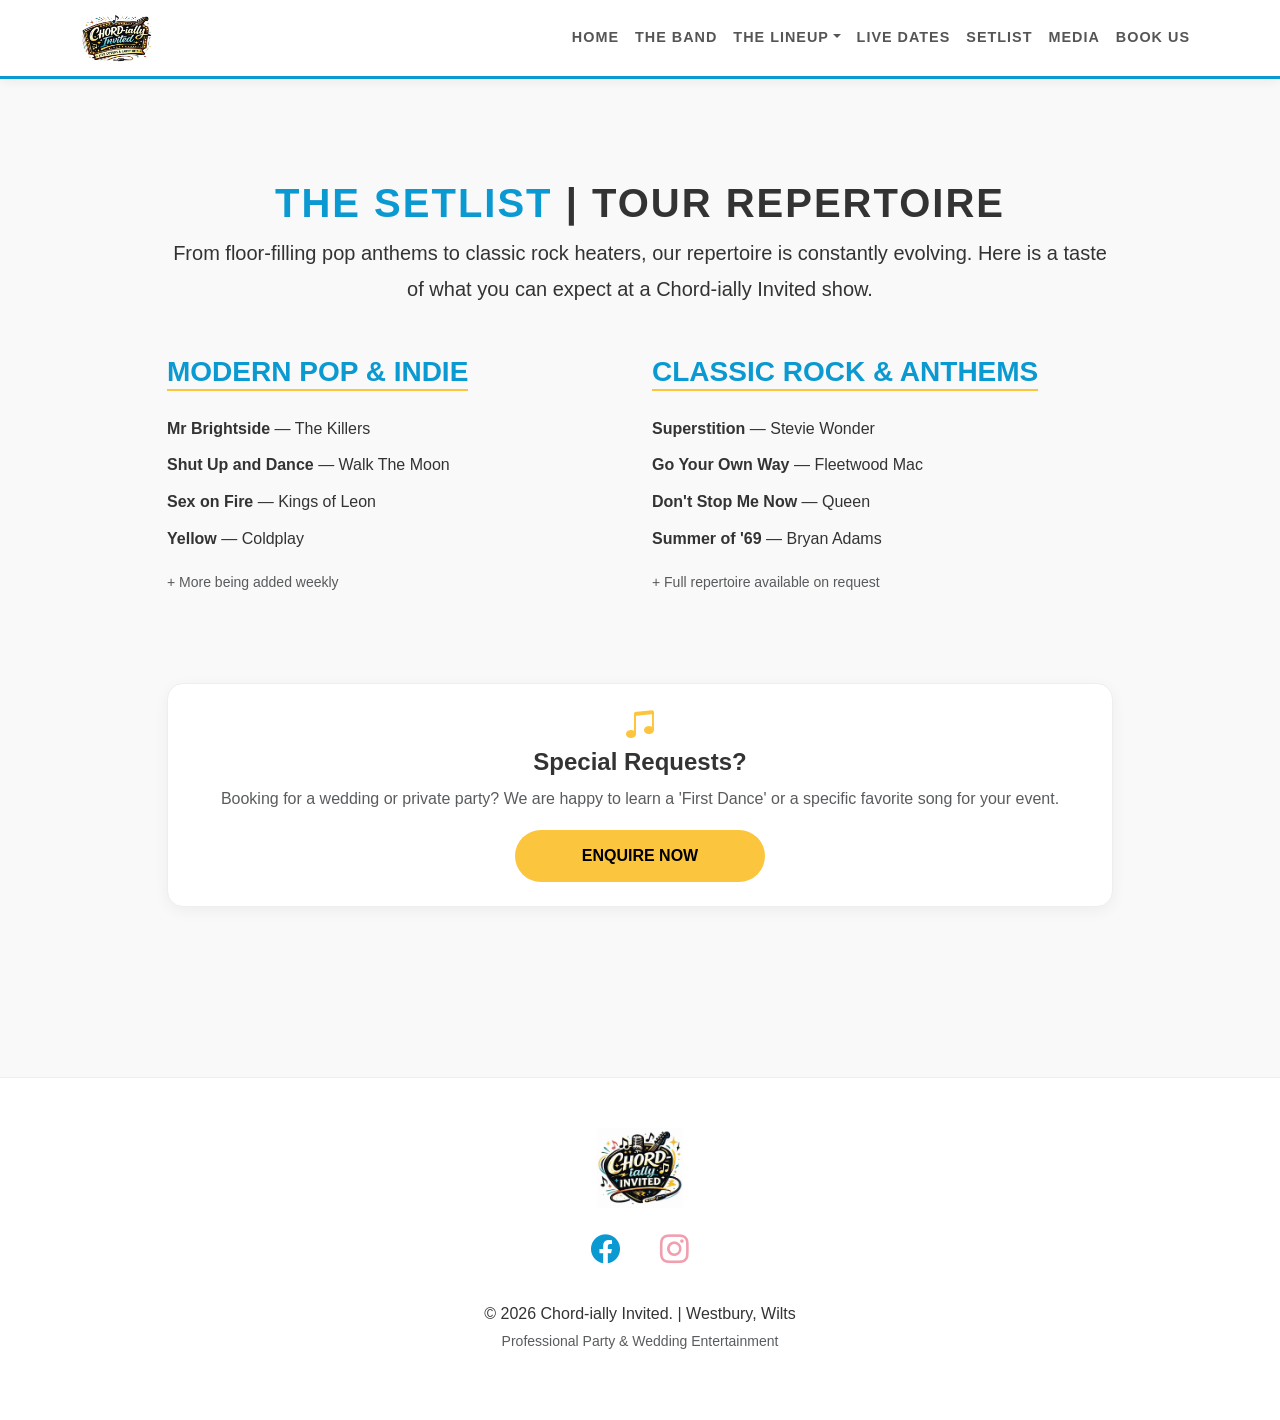
<file: setlist.html>
<html lang="en">
<head>
    <meta charset="UTF-8">
    <meta name="viewport" content="width=device-width, initial-scale=1.0">
    <title>The Band | Chord-ially Invited</title>
    <link href="https://cdn.jsdelivr.net/npm/bootstrap@5.3.0/dist/css/bootstrap.min.css" rel="stylesheet">
    <link rel="stylesheet" href="https://cdn.jsdelivr.net/npm/bootstrap-icons@1.11.1/font/bootstrap-icons.css">
    <link rel="stylesheet" href="styles.css">
        <link rel="icon" type="image/x-icon" href="images/Favicon files/favicon.ico">
<link rel="apple-touch-icon" sizes="180x180" href="images/Favicon files/apple-touch-icon.png">
<link rel="icon" type="image/png" sizes="32x32" href="images/Favicon files/favicon-32x32.png">
<link rel="icon" type="image/png" sizes="16x16" href="images/Favicon files/favicon-16x16.png">
</head>
<body>

<nav class="navbar navbar-expand-lg sticky-top navbar-light">
    <div class="container">
        <a class="navbar-brand" href="index.html">
            <img src="images/logo-banner.png" alt="Chord-ially Invited" height="50">
        </a>
        <button class="navbar-toggler" type="button" data-bs-toggle="collapse" data-bs-target="#navbarNav">
            <span class="navbar-toggler-icon"></span>
        </button>
        <div class="collapse navbar-collapse" id="navbarNav">
            <ul class="navbar-nav ms-auto text-center"> 
                <li class="nav-item"><a class="nav-link" href="index.html">Home</a></li>
                <li class="nav-item"><a class="nav-link" href="about.html">The Band</a></li>
                <li class="nav-item dropdown">
                    <a class="nav-link dropdown-toggle" href="#" id="lineupDropdown" data-bs-toggle="dropdown">The Lineup</a>
                    <ul class="dropdown-menu">
                        <li><a class="dropdown-item" href="vocals.html">Vocals: Em</a></li>
                        <li><a class="dropdown-item" href="lead-guitar.html">Lead Guitar: Ollie</a></li>
                        <li><a class="dropdown-item" href="rhythm-guitar.html">Rhythm Guitar: Craig</a></li>
                        <li><a class="dropdown-item" href="bass.html">Bass: Richard</a></li>
                        <li><a class="dropdown-item" href="drums.html">Drums: Bella</a></li>
                    </ul>
                </li>
                <li class="nav-item"><a class="nav-link" href="gigs.html">Live Dates</a></li>
                <li class="nav-item"><a class="nav-link" href="setlist.html">Setlist</a></li>
                <li class="nav-item"><a class="nav-link" href="media.html">Media</a></li>
                <li class="nav-item"><a class="nav-link" href="contact.html">Book Us</a></li>
            </ul>
        </div>
    </div>
</nav>

<main class="container hero-section">
    <div class="row">
        <div class="col-lg-10 mx-auto">
            
            <h1 class="page-title" style="color: var(--primary-blue); font-weight: 800; letter-spacing: 2px;">THE SETLIST <span style="color: #333;">| TOUR REPERTOIRE</span></h1>

            <p class="lead mb-5 text-center">
                From floor-filling pop anthems to classic rock heaters, our repertoire is constantly evolving. 
                Here is a taste of what you can expect at a Chord-ially Invited show.
            </p>

            <div class="row text-start">
                <div class="col-md-6 mb-5">
                    <h3 class="mb-4" style="color: var(--primary-blue); font-weight: 700; border-bottom: 2px solid var(--logo-gold); display: inline-block;">MODERN POP & INDIE</h3>
                    <ul class="list-unstyled">
                        <li class="mb-2"><strong>Mr Brightside</strong> — The Killers</li>
                        <li class="mb-2"><strong>Shut Up and Dance</strong> — Walk The Moon</li>
                        <li class="mb-2"><strong>Sex on Fire</strong> — Kings of Leon</li>
                        <li class="mb-2"><strong>Yellow</strong> — Coldplay</li>
                        <li class="text-muted italic small mt-3">+ More being added weekly</li>
                    </ul>
                </div>

                <div class="col-md-6 mb-5">
                    <h3 class="mb-4" style="color: var(--primary-blue); font-weight: 700; border-bottom: 2px solid var(--logo-gold); display: inline-block;">CLASSIC ROCK & ANTHEMS</h3>
                    <ul class="list-unstyled">
                        <li class="mb-2"><strong>Superstition</strong> — Stevie Wonder</li>
                        <li class="mb-2"><strong>Go Your Own Way</strong> — Fleetwood Mac</li>
                        <li class="mb-2"><strong>Don't Stop Me Now</strong> — Queen</li>
                        <li class="mb-2"><strong>Summer of '69</strong> — Bryan Adams</li>
                        <li class="text-muted italic small mt-3">+ Full repertoire available on request</li>
                    </ul>
                </div>
            </div>

            <div class="p-4 rounded-4 mt-4 text-center" style="background: #fff; border: 1px solid #eee; box-shadow: 0 4px 15px rgba(0,0,0,0.05);">
                <i class="bi bi-music-note-beamed" style="font-size: 2rem; color: var(--logo-gold);"></i>
                <h4 class="fw-bold mt-2">Special Requests?</h4>
                <p class="text-muted">Booking for a wedding or private party? We are happy to learn a 'First Dance' or a specific favorite song for your event.</p>
                <a href="contact.html" class="cta-btn d-block mx-auto mt-3" style="max-width: 250px;">Enquire Now</a>
            </div>

        </div>
    </div>
</main>

</body>
<footer>
    <div class="container">
        <img src="images/logo-badge.png" alt="Logo" height="80" class="mb-3">
        
        <div class="mb-4">
            <a href="https://www.facebook.com/profile.php?id=61587509396329" 
               target="_blank" 
               class="mx-3" 
               style="color: var(--primary-blue); font-size: 1.8rem; text-decoration: none;">
                <i class="bi bi-facebook"></i>
            </a>
            <a href="#" 
               class="mx-3" 
               style="color: #E4405F; font-size: 1.8rem; text-decoration: none; opacity: 0.5;" 
               title="Instagram Coming Soon">
                <i class="bi bi-instagram"></i>
            </a>
        </div>

        <p class="mb-0">&copy; 2026 Chord-ially Invited. | Westbury, Wilts</p>
        <p class="small text-muted">Professional Party & Wedding Entertainment</p>
    </div>
</footer>

    <script src="https://cdn.jsdelivr.net/npm/bootstrap@5.3.0/dist/js/bootstrap.bundle.min.js"></script>
</body>
</html>
</file>
<file: styles.css>
/* 1. BRAND VARIABLES */
:root {
    --primary-blue: #0A99D1;
    --logo-gold: #FBC53E;
    --bg-offwhite: #F9F9F9;
    --text-main: #333;
}

/* 2. GENERAL STYLES */
body {
    background-color: var(--bg-offwhite);
    color: var(--text-main);
    font-family: 'Helvetica Neue', Helvetica, Arial, sans-serif;
    line-height: 1.8;
}

/* 3. THE NAVBAR FIX */
.navbar { 
    background-color: #fff; 
    border-bottom: 3px solid var(--primary-blue);
    box-shadow: 0 4px 10px rgba(0,0,0,0.05); 
}

.nav-link { 
    color: #555 !important; 
    text-transform: uppercase; 
    font-weight: bold; 
    letter-spacing: 1px; 
    font-size: 0.9rem;
}

.nav-link:hover { 
    color: var(--primary-blue) !important; 
}

/* 4. THE INVISIBLE IMAGE CONTAINER (Fixes Grey/Black Bars) */
.blur-container {
    position: relative;
    height: 350px;
    width: 100%;
    overflow: hidden;
    border-radius: 8px;
    background-color: transparent; 
    display: flex;
    align-items: center;
    justify-content: center;
    box-shadow: none !important; 
    border: none !important;
}

.main-img {
    max-height: 100%;
    max-width: 100%;
    object-fit: contain;
}

/* 5. THE BUTTON (The Gold Lozenge) */
.cta-btn { 
    background-color: var(--logo-gold); 
    color: #000; 
    padding: 12px 30px; 
    border-radius: 50px; 
    text-decoration: none; 
    font-weight: bold; 
    text-transform: uppercase; 
    display: inline-block; 
    transition: all 0.3s ease;
    border: none;
}

.cta-btn:hover { 
    background-color: #e5b334; 
    transform: translateY(-2px); 
    box-shadow: 0 4px 15px rgba(0,0,0,0.1); 
    color: #000; 
}

/* 6. MAGAZINE FEATURES */
.dropcap {
    float: left;
    font-size: 3.5rem; /* Adjust size if needed */
    font-weight: 800;
    line-height: 0.8; /* This is the key to removing that extra vertical space */
    padding-top: 4px;
    padding-right: 8px;
    padding-left: 3px;
    color: var(--primary-blue);
    font-family: 'Helvetica Neue', Arial, sans-serif;
}

.interview-q { 
    color: var(--primary-blue); 
    font-weight: bold; 
    text-transform: uppercase; 
    margin-top: 25px; 
    display: block; 
    border-left: 3px solid var(--logo-gold); 
    padding-left: 10px; 
}

.rig-box { 
    background: #fff; 
    border: 1px solid #eee; 
    padding: 25px; 
    border-radius: 8px; 
    box-shadow: 0 4px 12px rgba(0,0,0,0.05); 
}

/* 7. SPECIAL PAGE FEATURES */

/* Hero / Centered Sections (Index Page) */
.hero-section {
    padding: 100px 0;
    text-align: center;
}

/* Gigs Table (Gigs Page) */
.gigs-table {
    background: #fff;
    border-radius: 12px;
    overflow: hidden;
    box-shadow: 0 4px 15px rgba(0,0,0,0.05);
}

.gigs-table thead {
    background-color: var(--primary-blue);
    color: #fff;
}

/* Video Containers (Media Page) */
.video-container {
    position: relative;
    padding-bottom: 56.25%; /* 16:9 Aspect Ratio */
    height: 0;
    overflow: hidden;
    border-radius: 12px;
    background: #000;
}

/* Gallery Images (Media Page) */
.gallery-img {
    width: 100%;
    height: 250px;
    object-fit: cover;
    border-radius: 8px;
    transition: transform 0.3s ease;
}

.gallery-img:hover {
    transform: scale(1.03);
}

/* 8. FOOTER STYLING */
footer { 
    background-color: #fff; 
    border-top: 1px solid #eee; 
    padding: 50px 0; 
    margin-top: 70px; 
    text-align: center; 
}

/* 9. MOBILE RESPONSIVENESS */
@media (max-width: 768px) {
    .blur-container { height: 280px; }
    .hero-section { padding: 60px 0; }
}
/* Automated Sticky Sidebar Logic */
.rig-box {
    position: -webkit-sticky; /* Support for Safari */
    position: sticky;
    top: 120px; /* This keeps it below your navbar */
    z-index: 10;
    background: #fff;
    border: 1px solid #eee;
    padding: 25px;
    border-radius: 8px;
    box-shadow: 0 4px 12px rgba(0,0,0,0.05);
}

/* Ensure the sidebar doesn't stick on mobile (where it stacks) */
@media (max-width: 991px) {
    .rig-box {
        position: static;
        margin-top: 30px;
    }
}
</file>
